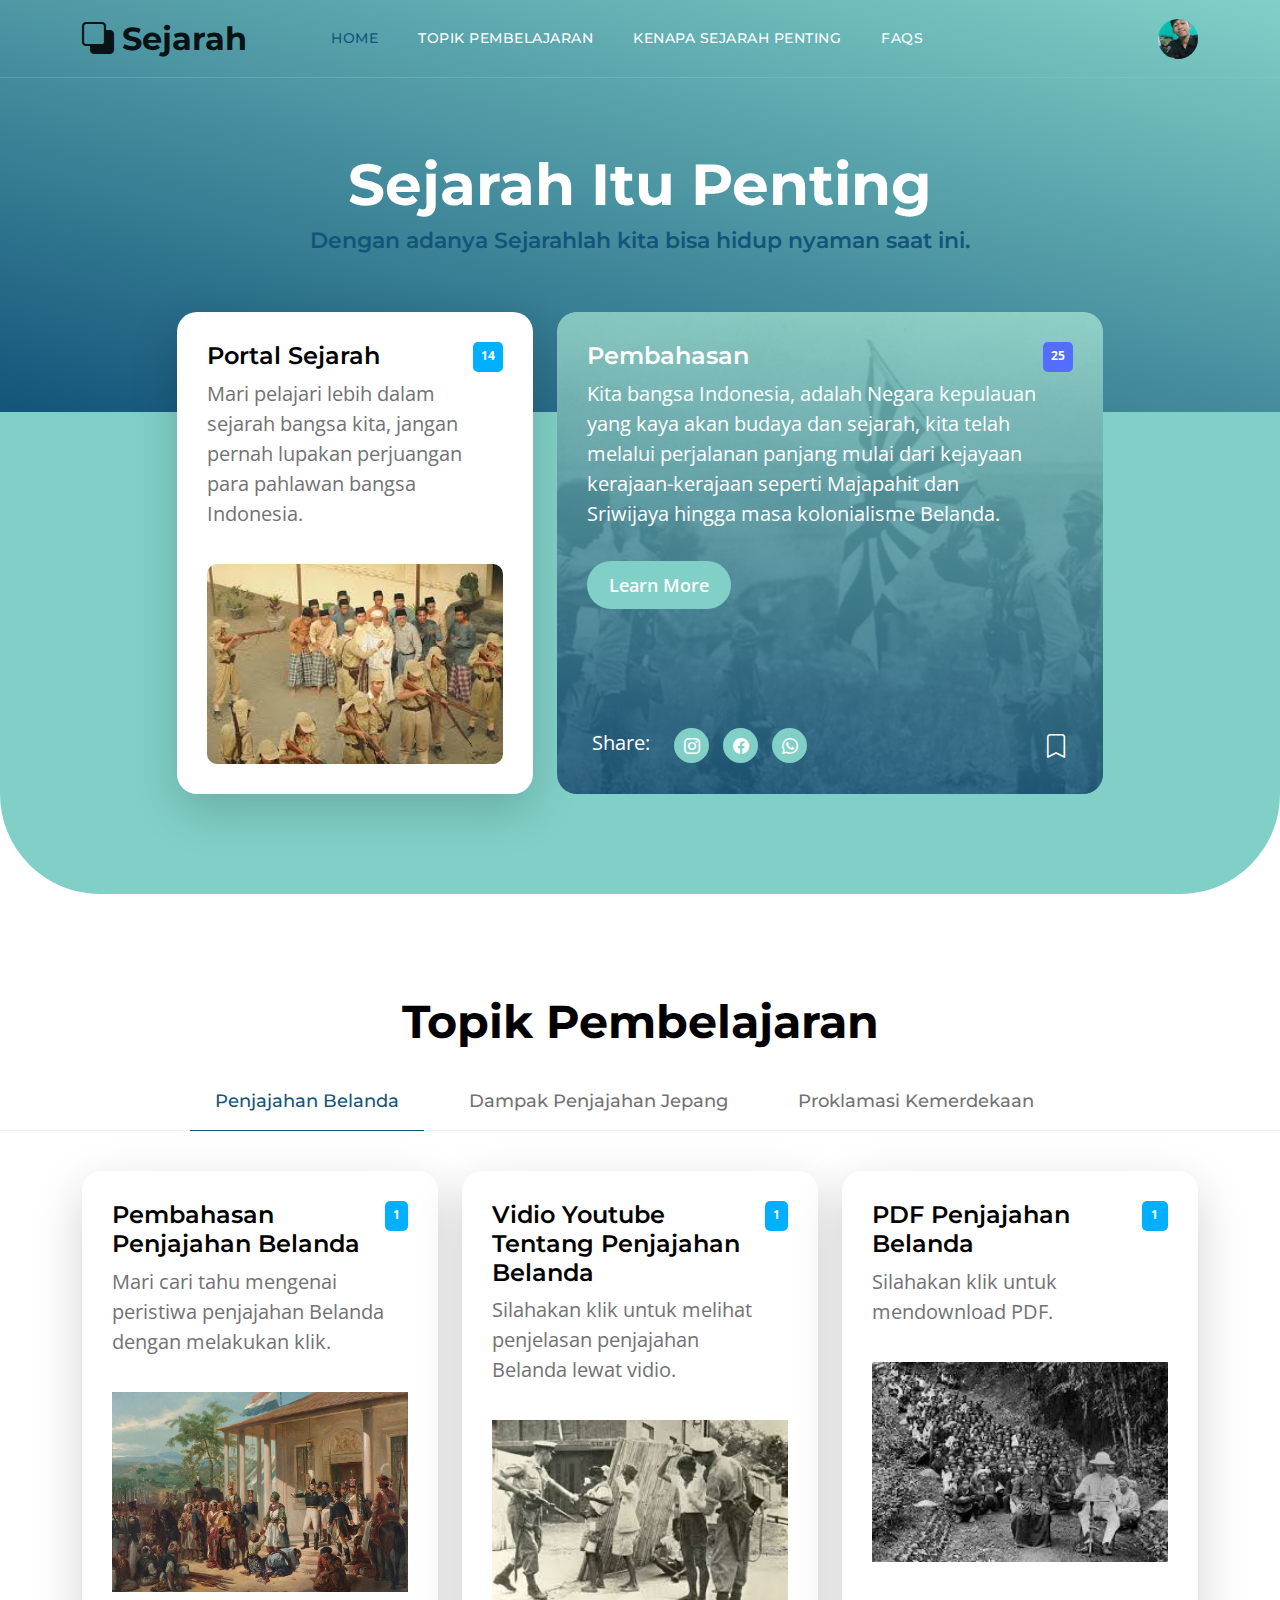
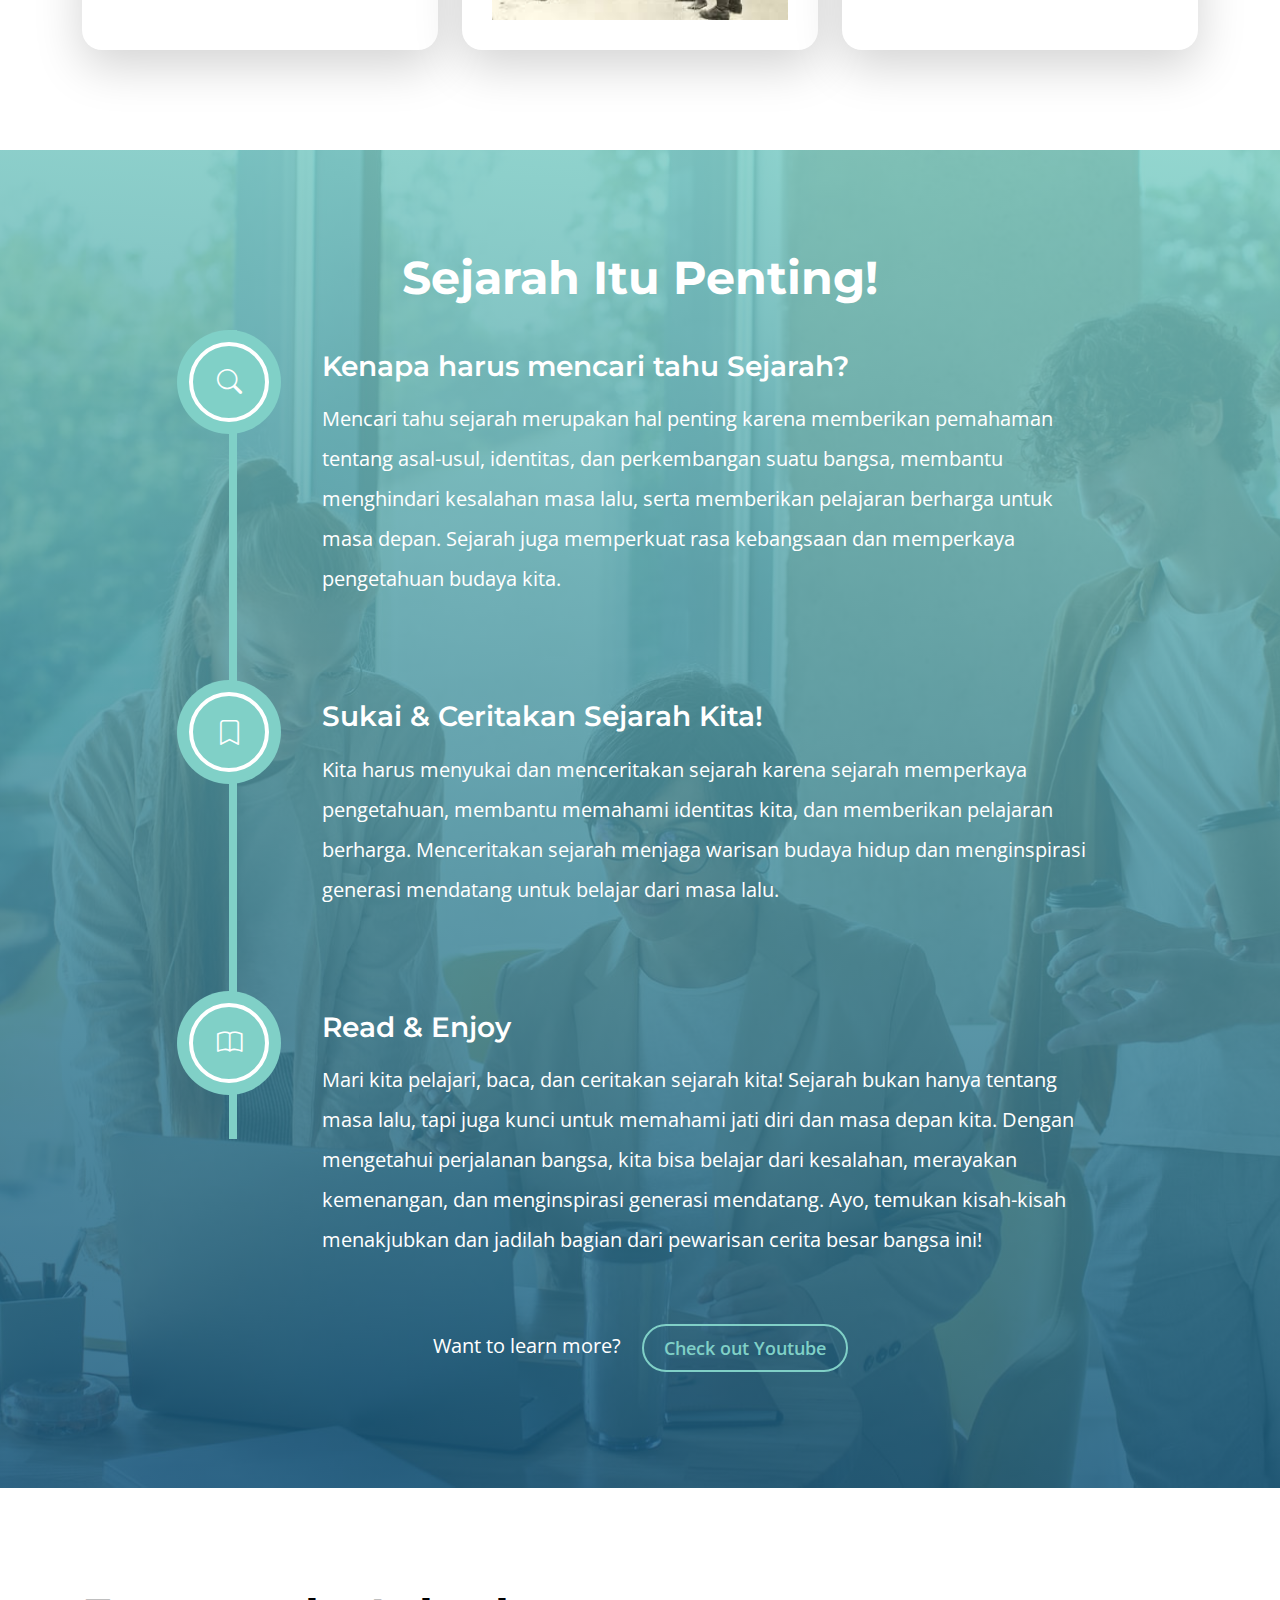
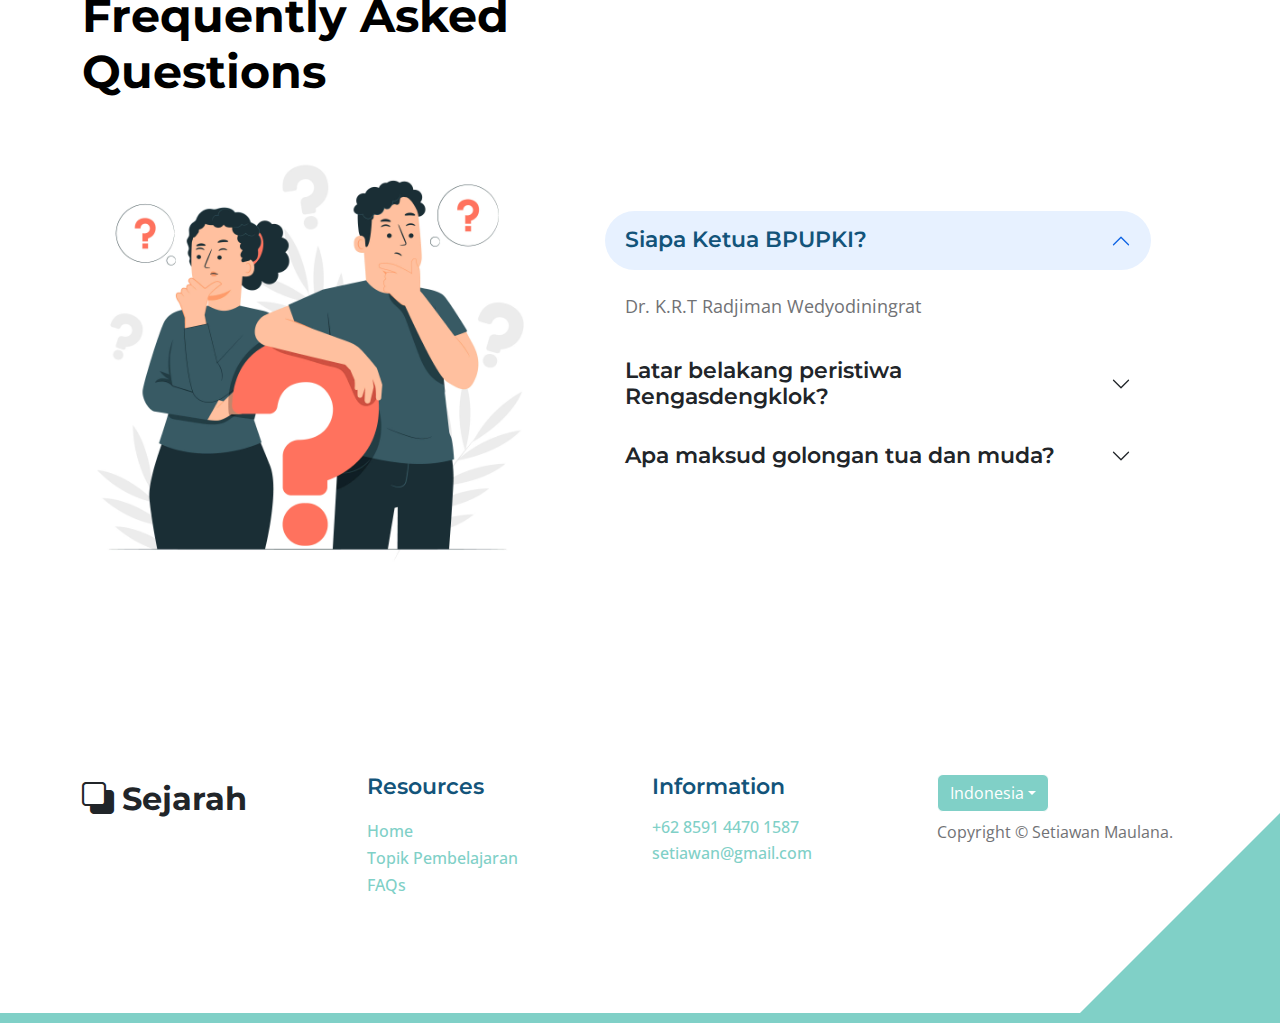
<file: index.html>
<!doctype html>
<html lang="en">

<head>
    <meta charset="utf-8">
    <meta name="viewport" content="width=device-width, initial-scale=1">
    <link rel="shorcut icon" href="images/setiawan.jpg">
    <meta name="description" content="">
    <meta name="author" content="">

    <title>Portal Sejarah</title>

    <!-- CSS FILES -->
    <link rel="preconnect" href="https://fonts.googleapis.com">

    <link rel="preconnect" href="https://fonts.gstatic.com" crossorigin>

    <link href="https://fonts.googleapis.com/css2?family=Montserrat:wght@500;600;700&family=Open+Sans&display=swap"
        rel="stylesheet">

    <link href="css/bootstrap.min.css" rel="stylesheet">

    <link href="css/bootstrap-icons.css" rel="stylesheet">

    <link href="css/templatemo-topic-listing.css" rel="stylesheet">
</head>

<body id="top">

    <main>

        <nav class="navbar navbar-expand-lg">
            <div class="container">
                <a class="navbar-brand" href="index.html">
                    <i class="bi-back"></i>
                    <span>Sejarah</span>
                </a>

                <div class="d-lg-none ms-auto me-4">
                    <a href="#top">
                        <img src="images/setiawan.jpg" width="35px" class="smoothscroll" style="border-radius: 20px;"
                            alt="setiawan">
                    </a>
                </div>

                <button class="navbar-toggler" type="button" data-bs-toggle="collapse" data-bs-target="#navbarNav"
                    aria-controls="navbarNav" aria-expanded="false" aria-label="Toggle navigation">
                    <span class="navbar-toggler-icon"></span>
                </button>

                <div class="collapse navbar-collapse" id="navbarNav">
                    <ul class="navbar-nav ms-lg-5 me-lg-auto">
                        <li class="nav-item">
                            <a class="nav-link click-scroll" href="#section_1">Home</a>
                        </li>

                        <li class="nav-item">
                            <a class="nav-link click-scroll" href="#section_2">Topik Pembelajaran</a>
                        </li>

                        <li class="nav-item">
                            <a class="nav-link click-scroll" href="#section_3">Kenapa Sejarah Penting</a>
                        </li>

                        <li class="nav-item">
                            <a class="nav-link click-scroll" href="#section_4">FAQs</a>
                        </li>
                    </ul>

                    <div class="d-none d-lg-block">
                        <a href="#top">
                            <img src="images/setiawan.jpg" width="40px" class="smoothscroll"
                                style="border-radius: 20px;" alt="setiawan">
                        </a>
                    </div>
                </div>
            </div>
        </nav>


        <section class="hero-section d-flex justify-content-center align-items-center" id="section_1">
            <div class="container">
                <div class="row">

                    <div class="col-lg-8 col-12 mx-auto">
                        <h1 class="text-white text-center">Sejarah Itu Penting</h1>

                        <h6 class="text-center">Dengan adanya Sejarahlah kita bisa hidup nyaman saat ini.</h6>
                    </div>

                </div>
            </div>
        </section>


        <section class="featured-section">
            <div class="container">
                <div class="row justify-content-center">

                    <div class="col-lg-4 col-12 mb-4 mb-lg-0">
                        <div class="custom-block bg-white shadow-lg">
                            <a href="topics-detail.html">
                                <div class="d-flex">
                                    <div>
                                        <h5 class="mb-2">Portal Sejarah</h5>

                                        <p class="mb-0">Mari pelajari lebih dalam sejarah bangsa kita, jangan pernah
                                            lupakan perjuangan para pahlawan bangsa Indonesia.</p>
                                    </div>

                                    <span class="badge bg-design rounded-pill ms-auto">14</span>
                                </div>

                                <img src="images/sejarah1.jpg" class="custom-block-image img-fluid"
                                    style="border-radius: 10px;" alt="">
                            </a>
                        </div>
                    </div>

                    <div class="col-lg-6 col-12 sejarah-ku">
                        <div class="custom-block custom-block-overlay">
                            <div class="d-flex flex-column h-100">
                                <img src="images/sejarah2.webp" class="custom-block-image img-fluid" alt="">

                                <div class="custom-block-overlay-text d-flex">
                                    <div>
                                        <h5 class="text-white mb-2">Pembahasan</h5>

                                        <p class="text-white">Kita bangsa Indonesia, adalah Negara kepulauan yang kaya
                                            akan budaya dan sejarah, kita telah melalui perjalanan panjang mulai dari
                                            kejayaan kerajaan-kerajaan seperti Majapahit dan Sriwijaya hingga masa
                                            kolonialisme Belanda.</p>

                                        <a href="topics-detail.html" class="btn custom-btn mt-2 mt-lg-3">Learn More</a>
                                    </div>

                                    <span class="badge bg-finance rounded-pill ms-auto">25</span>
                                </div>

                                <div class="social-share d-flex">
                                    <p class="text-white me-4">Share:</p>

                                    <ul class="social-icon">
                                        <li class="social-icon-item">
                                            <a href="#" class="social-icon-link bi-instagram"></a>
                                        </li>

                                        <li class="social-icon-item">
                                            <a href="#" class="social-icon-link bi-facebook"></a>
                                        </li>

                                        <li class="social-icon-item">
                                            <a href="#" class="social-icon-link bi-whatsapp"></a>
                                        </li>
                                    </ul>

                                    <a href="#" class="custom-icon bi-bookmark ms-auto"></a>
                                </div>

                                <div class="section-overlay"></div>
                            </div>
                        </div>
                    </div>

                </div>
            </div>
        </section>


        <section class="explore-section section-padding" id="section_2">
            <div class="container">
                <div class="row">

                    <div class="col-12 text-center">
                        <h2 class="mb-4">Topik Pembelajaran</h1>
                    </div>

                </div>
            </div>

            <div class="container-fluid">
                <div class="row">
                    <ul class="nav nav-tabs" id="myTab" role="tablist">
                        <li class="nav-item" role="presentation">
                            <button class="nav-link active" id="design-tab" data-bs-toggle="tab"
                                data-bs-target="#design-tab-pane" type="button" role="tab"
                                aria-controls="design-tab-pane" aria-selected="true">Penjajahan Belanda</button>
                        </li>

                        <li class="nav-item" role="presentation">
                            <button class="nav-link" id="music-tab" data-bs-toggle="tab"
                                data-bs-target="#music-tab-pane" type="button" role="tab" aria-controls="music-tab-pane"
                                aria-selected="false">Dampak Penjajahan Jepang</button>
                        </li>

                        <li class="nav-item" role="presentation">
                            <button class="nav-link" id="education-tab" data-bs-toggle="tab"
                                data-bs-target="#education-tab-pane" type="button" role="tab"
                                aria-controls="education-tab-pane" aria-selected="false">Proklamasi Kemerdekaan</button>
                        </li>
                    </ul>
                </div>
            </div>

            <div class="container">
                <div class="row">

                    <div class="col-12">
                        <div class="tab-content" id="myTabContent">
                            <div class="tab-pane fade show active" id="design-tab-pane" role="tabpanel"
                                aria-labelledby="design-tab" tabindex="0">
                                <div class="row">
                                    <div class="col-lg-4 col-md-6 col-12 mb-4 mb-lg-0">
                                        <div class="custom-block bg-white shadow-lg">
                                            <a href="topics-detail.html#belanda">
                                                <div class="d-flex">
                                                    <div>
                                                        <h5 class="mb-2">Pembahasan Penjajahan Belanda</h5>

                                                        <p class="mb-0">Mari cari tahu mengenai peristiwa penjajahan
                                                            Belanda dengan melakukan klik.</p>
                                                    </div>

                                                    <span class="badge bg-design rounded-pill ms-auto">1</span>
                                                </div>

                                                <img src="images/topics/penjajahanBelanda1.jpg"
                                                    class="custom-block-image img-fluid" alt="">
                                            </a>
                                        </div>
                                    </div>

                                    <div class="col-lg-4 col-md-6 col-12 mb-4 mb-lg-0">
                                        <div class="custom-block bg-white shadow-lg">
                                            <a href="https://youtu.be/ZgbXvEx56_I?si=fIoteZN51YP27ERr">
                                                <div class="d-flex">
                                                    <div>
                                                        <h5 class="mb-2">Vidio Youtube Tentang Penjajahan Belanda</h5>

                                                        <p class="mb-0">Silahakan klik untuk melihat penjelasan
                                                            penjajahan Belanda lewat vidio.</p>
                                                    </div>

                                                    <span class="badge bg-design rounded-pill ms-auto">1</span>
                                                </div>

                                                <img src="images/topics/penjajahanBelanda2.jpeg"
                                                    class="custom-block-image img-fluid" alt="">
                                            </a>
                                        </div>
                                    </div>

                                    <div class="col-lg-4 col-md-6 col-12">
                                        <div class="custom-block bg-white shadow-lg">
                                            <a href="Penjajahan Belanda di Indonesia (VOC).pdf">
                                                <div class="d-flex">
                                                    <div>
                                                        <h5 class="mb-2">PDF Penjajahan Belanda</h5>

                                                        <p class="mb-0">Silahakan klik untuk mendownload PDF.</p>
                                                    </div>

                                                    <span class="badge bg-design rounded-pill ms-auto">1</span>
                                                </div>

                                                <img src="images/topics/penjajahanBelanda3.jpeg"
                                                    class="custom-block-image img-fluid" alt="">
                                            </a>
                                        </div>
                                    </div>

                                </div>
                            </div>

                            <div class="tab-pane fade" id="music-tab-pane" role="tabpanel" aria-labelledby="music-tab"
                                tabindex="0">
                                <div class="row">
                                    <div class="col-lg-4 col-md-6 col-12 mb-4 mb-lg-3">
                                        <div class="custom-block bg-white shadow-lg">
                                            <a href="topics-detail.html#jepang">
                                                <div class="d-flex">
                                                    <div>
                                                        <h5 class="mb-2">Pembahasan Dampak Penjajahan Jepang</h5>

                                                        <p class="mb-0">Mari cari tahu mengenai dampak penjajahan Jepang
                                                            dengan melakukan klik.</p>
                                                    </div>

                                                    <span class="badge bg-music rounded-pill ms-auto">1</span>
                                                </div>

                                                <img src="images/topics/jepang1.jpeg"
                                                    class="custom-block-image img-fluid" alt="">
                                            </a>
                                        </div>
                                    </div>

                                    <div class="col-lg-4 col-md-6 col-12 mb-4 mb-lg-3">
                                        <div class="custom-block bg-white shadow-lg">
                                            <a href="https://youtu.be/Xfeb4KPNXj8?si=uwf44mxc7N3_EUyO">
                                                <div class="d-flex">
                                                    <div>
                                                        <h5 class="mb-2">Vidio Youtube Dampak Penjajahan Jepang</h5>

                                                        <p class="mb-0">Silahakan klik untuk melihat dampak penjajahan
                                                            Jepang lewat vidio.</p>
                                                    </div>

                                                    <span class="badge bg-music rounded-pill ms-auto">1</span>
                                                </div>

                                                <img src="images/topics/jepang2.jpg"
                                                    class="custom-block-image img-fluid" alt="">
                                            </a>
                                        </div>
                                    </div>

                                    <div class="col-lg-4 col-md-6 col-12">
                                        <div class="custom-block bg-white shadow-lg">
                                            <a href="DAMPAK PENJAJAHAN JEPANG.pdf">
                                                <div class="d-flex">
                                                    <div>
                                                        <h5 class="mb-2">PDF Dampak Penjajahan Jepang</h5>

                                                        <p class="mb-0">Silahakan klik untuk mendownload PDF.</p>
                                                    </div>

                                                    <span class="badge bg-music rounded-pill ms-auto">1</span>
                                                </div>

                                                <img src="images/topics/jepang3.jpeg"
                                                    class="custom-block-image img-fluid" alt="">
                                            </a>
                                        </div>
                                    </div>
                                </div>
                            </div>

                            <div class="tab-pane fade" id="education-tab-pane" role="tabpanel"
                                aria-labelledby="education-tab" tabindex="0">
                                <div class="row">
                                    <div class="col-lg-6 col-md-6 col-12 mb-4 mb-lg-3">
                                        <div class="custom-block bg-white shadow-lg">
                                            <a href="topics-detail.html#proklamasi">
                                                <div class="d-flex">
                                                    <div>
                                                        <h5 class="mb-2">Pembahasan Pristiwa Sekitar Proklamasi</h5>

                                                        <p class="mb-0">Silahkan klik untuk melihat pembahasan mengenai
                                                            peristiwa peristiwa sekitar Proklamasi</p>
                                                    </div>

                                                    <span class="badge bg-education rounded-pill ms-auto">1</span>
                                                </div>

                                                <img src="images/topics/proklamasi1.jpg"
                                                    class="custom-block-image img-fluid" alt="">
                                            </a>
                                        </div>
                                    </div>

                                    <div class="col-lg-6 col-md-6 col-12">
                                        <div class="custom-block bg-white shadow-lg">
                                            <a href="https://youtu.be/OVL5ruoBXRo?si=OY-b4cnfNr3VFx9u">
                                                <div class="d-flex">
                                                    <div>
                                                        <h5 class="mb-2">Vidio Youtube Tentang Peristiwa sekitar
                                                            Proklamasi</h5>

                                                        <p class="mb-0">Silahakan klik untuk melihat rangkaian peristiwa
                                                            sekitar proklamasi lewat vidio.</p>
                                                    </div>

                                                    <span class="badge bg-education rounded-pill ms-auto">1</span>
                                                </div>

                                                <img src="images/topics/proklamasi2.jpg"
                                                    class="custom-block-image img-fluid" alt="">
                                            </a>
                                        </div>
                                    </div>
                                </div>
                            </div>
                        </div>

                    </div>
                </div>
        </section>


        <section class="timeline-section section-padding" id="section_3">
            <div class="section-overlay"></div>

            <div class="container">
                <div class="row">

                    <div class="col-12 text-center">
                        <h2 class="text-white mb-4">Sejarah Itu Penting!</h1>
                    </div>

                    <div class="col-lg-10 col-12 mx-auto">
                        <div class="timeline-container">
                            <ul class="vertical-scrollable-timeline" id="vertical-scrollable-timeline">
                                <div class="list-progress">
                                    <div class="inner"></div>
                                </div>

                                <li>
                                    <h4 class="text-white mb-3">Kenapa harus mencari tahu Sejarah?</h4>

                                    <p class="text-white">Mencari tahu sejarah merupakan hal penting karena memberikan
                                        pemahaman tentang asal-usul, identitas, dan perkembangan suatu bangsa, membantu
                                        menghindari kesalahan masa lalu, serta memberikan pelajaran berharga untuk masa
                                        depan. Sejarah juga memperkuat rasa kebangsaan dan memperkaya pengetahuan budaya
                                        kita.</p>

                                    <div class="icon-holder">
                                        <i class="bi-search"></i>
                                    </div>
                                </li>

                                <li>
                                    <h4 class="text-white mb-3">Sukai &amp; Ceritakan Sejarah Kita!</h4>

                                    <p class="text-white">Kita harus menyukai dan menceritakan sejarah karena sejarah
                                        memperkaya pengetahuan, membantu memahami identitas kita, dan memberikan
                                        pelajaran berharga. Menceritakan sejarah menjaga warisan budaya hidup dan
                                        menginspirasi generasi mendatang untuk belajar dari masa lalu.</p>

                                    <div class="icon-holder">
                                        <i class="bi-bookmark"></i>
                                    </div>
                                </li>

                                <li>
                                    <h4 class="text-white mb-3">Read &amp; Enjoy</h4>

                                    <p class="text-white">Mari kita pelajari, baca, dan ceritakan sejarah kita! Sejarah
                                        bukan hanya tentang masa lalu, tapi juga kunci untuk memahami jati diri dan masa
                                        depan kita. Dengan mengetahui perjalanan bangsa, kita bisa belajar dari
                                        kesalahan, merayakan kemenangan, dan menginspirasi generasi mendatang. Ayo,
                                        temukan kisah-kisah menakjubkan dan jadilah bagian dari pewarisan cerita besar
                                        bangsa ini!</p>

                                    <div class="icon-holder">
                                        <i class="bi-book"></i>
                                    </div>
                                </li>
                            </ul>
                        </div>
                    </div>

                    <div class="col-12 text-center mt-5">
                        <p class="text-white">
                            Want to learn more?
                            <a href="https://youtu.be/bdPE9L4-12g?si=TD9zh_G4OpEguI9T"
                                class="btn custom-btn custom-border-btn ms-3">Check out Youtube</a>
                        </p>
                    </div>
                </div>
            </div>
        </section>


        <section class="faq-section section-padding" id="section_4">
            <div class="container">
                <div class="row">

                    <div class="col-lg-6 col-12">
                        <h2 class="mb-4">Frequently Asked Questions</h2>
                    </div>

                    <div class="clearfix"></div>

                    <div class="col-lg-5 col-12">
                        <img src="images/faq_graphic.jpg" class="img-fluid" alt="FAQs">
                    </div>

                    <div class="col-lg-6 col-12 m-auto">
                        <div class="accordion" id="accordionExample">
                            <div class="accordion-item">
                                <h2 class="accordion-header" id="headingOne">
                                    <button class="accordion-button" type="button" data-bs-toggle="collapse"
                                        data-bs-target="#collapseOne" aria-expanded="true" aria-controls="collapseOne">
                                        Siapa Ketua BPUPKI?
                                    </button>
                                </h2>

                                <div id="collapseOne" class="accordion-collapse collapse show"
                                    aria-labelledby="headingOne" data-bs-parent="#accordionExample">
                                    <div class="accordion-body">
                                        Dr. K.R.T Radjiman Wedyodiningrat
                                    </div>
                                </div>
                            </div>

                            <div class="accordion-item">
                                <h2 class="accordion-header" id="headingTwo">
                                    <button class="accordion-button collapsed" type="button" data-bs-toggle="collapse"
                                        data-bs-target="#collapseTwo" aria-expanded="false" aria-controls="collapseTwo">
                                        Latar belakang peristiwa Rengasdengklok?
                                    </button>
                                </h2>

                                <div id="collapseTwo" class="accordion-collapse collapse" aria-labelledby="headingTwo"
                                    data-bs-parent="#accordionExample">
                                    <div class="accordion-body">
                                        Peristiwa Rengasdengklok terjadi pada tanggal 16 Agustus 1945 di Rengasdengklok,
                                        Peristiwa ini merupakan sebuah gerakan para pemuda pejuang kemerdekaan Indonesia
                                        untuk menuntut kemerdekaan, Puncaknya adalah penculikan Golongan tua dikarnakan
                                        adanya perbedaan pendapat.
                                    </div>
                                </div>
                            </div>

                            <div class="accordion-item">
                                <h2 class="accordion-header" id="headingThree">
                                    <button class="accordion-button collapsed" type="button" data-bs-toggle="collapse"
                                        data-bs-target="#collapseThree" aria-expanded="false"
                                        aria-controls="collapseThree">
                                        Apa maksud golongan tua dan muda?
                                    </button>
                                </h2>

                                <div id="collapseThree" class="accordion-collapse collapse"
                                    aria-labelledby="headingThree" data-bs-parent="#accordionExample">
                                    <div class="accordion-body">
                                        Golongan tua merupakan para anggota PPKI seperti Soekarno dan Hatta. Sementara
                                        golongan muda diwakili para anggota PETA dan para mahasiswa, salah satunya
                                        Soekarni dan masih banyak lagi.
                                    </div>
                                </div>
                            </div>
                        </div>
                    </div>

                </div>
            </div>
        </section>
    </main>

    <footer class="site-footer section-padding">
        <div class="container">
            <div class="row">

                <div class="col-lg-3 col-12 mb-4 pb-2">
                    <a class="navbar-brand mb-2" href="index.html">
                        <i class="bi-back"></i>
                        <span>Sejarah</span>
                    </a>
                </div>

                <div class="col-lg-3 col-md-4 col-6">
                    <h6 class="site-footer-title mb-3">Resources</h6>

                    <ul class="site-footer-links">
                        <li class="site-footer-link-item">
                            <a href="#section_1" class="site-footer-link">Home</a>
                        </li>

                        <li class="site-footer-link-item">
                            <a href="#section_2" class="site-footer-link">Topik Pembelajaran</a>
                        </li>

                        <li class="site-footer-link-item">
                            <a href="#section_4" class="site-footer-link">FAQs</a>
                        </li>
                    </ul>
                </div>

                <div class="col-lg-3 col-md-4 col-6 mb-4 mb-lg-0">
                    <h6 class="site-footer-title mb-3">Information</h6>

                    <p class="text-white d-flex mb-1">
                        <a href="tel: 305-240-9671" class="site-footer-link">
                            +62 8591 4470 1587
                        </a>
                    </p>

                    <p class="text-white d-flex">
                        <a href="mailto:setiawanmaulana328@gmail.com" class="site-footer-link">
                            setiawan@gmail.com
                        </a>
                    </p>
                </div>

                <div class="col-lg-3 col-md-4 col-12 mt-4 mt-lg-0 ms-auto">
                    <div class="dropdown">
                        <button class="btn btn-secondary dropdown-toggle" type="button" data-bs-toggle="dropdown"
                            aria-expanded="false">
                            Indonesia</button>

                        <ul class="dropdown-menu">
                            <li><button class="dropdown-item" type="button">Inggris</button></li>

                            <li><button class="dropdown-item" type="button">Arabic</button></li>
                        </ul>
                    </div>
                    <p class="copyright-text mt-lg-2">Copyright © Setiawan Maulana.</p>
                </div>

            </div>
        </div>
    </footer>


    <!-- JAVASCRIPT FILES -->
    <script src="js/jquery.min.js"></script>
    <script src="js/bootstrap.bundle.min.js"></script>
    <script src="js/jquery.sticky.js"></script>
    <script src="js/click-scroll.js"></script>
    <script src="js/custom.js"></script>

</body>

</html>
</file>
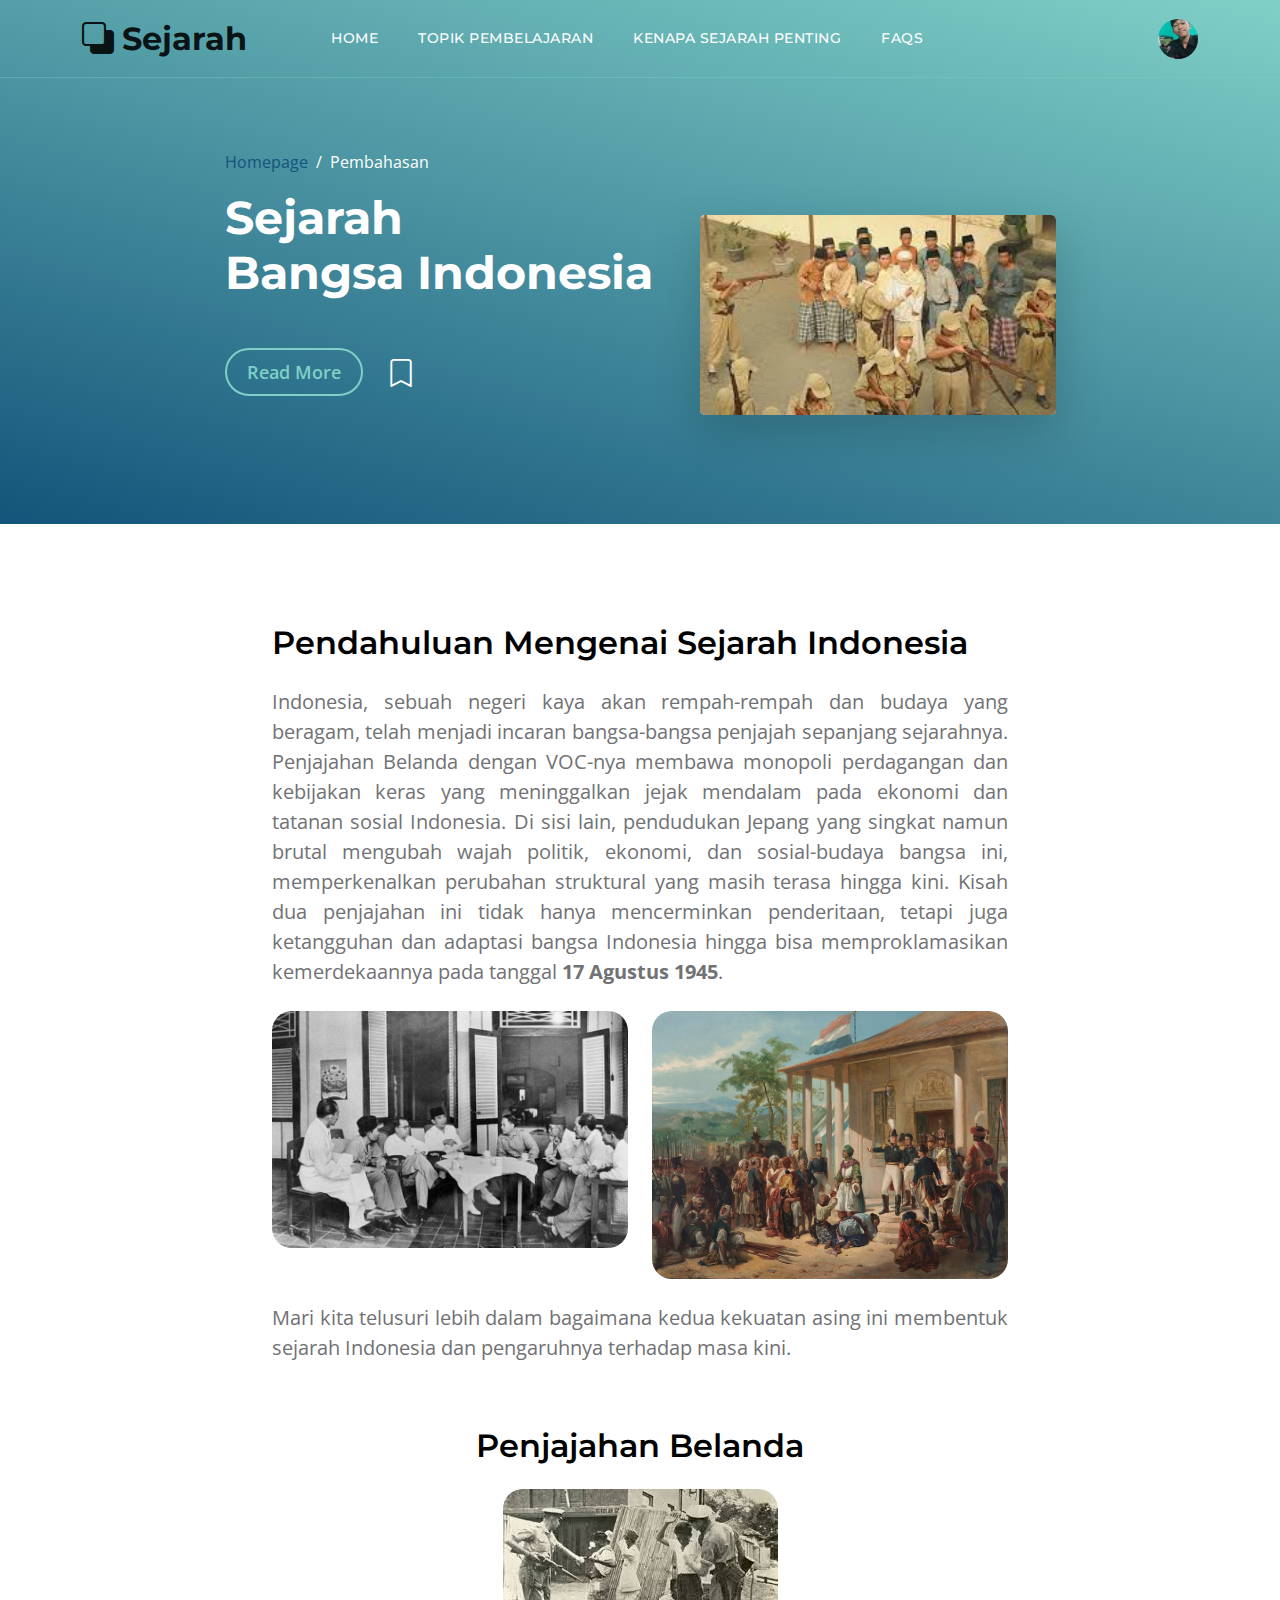
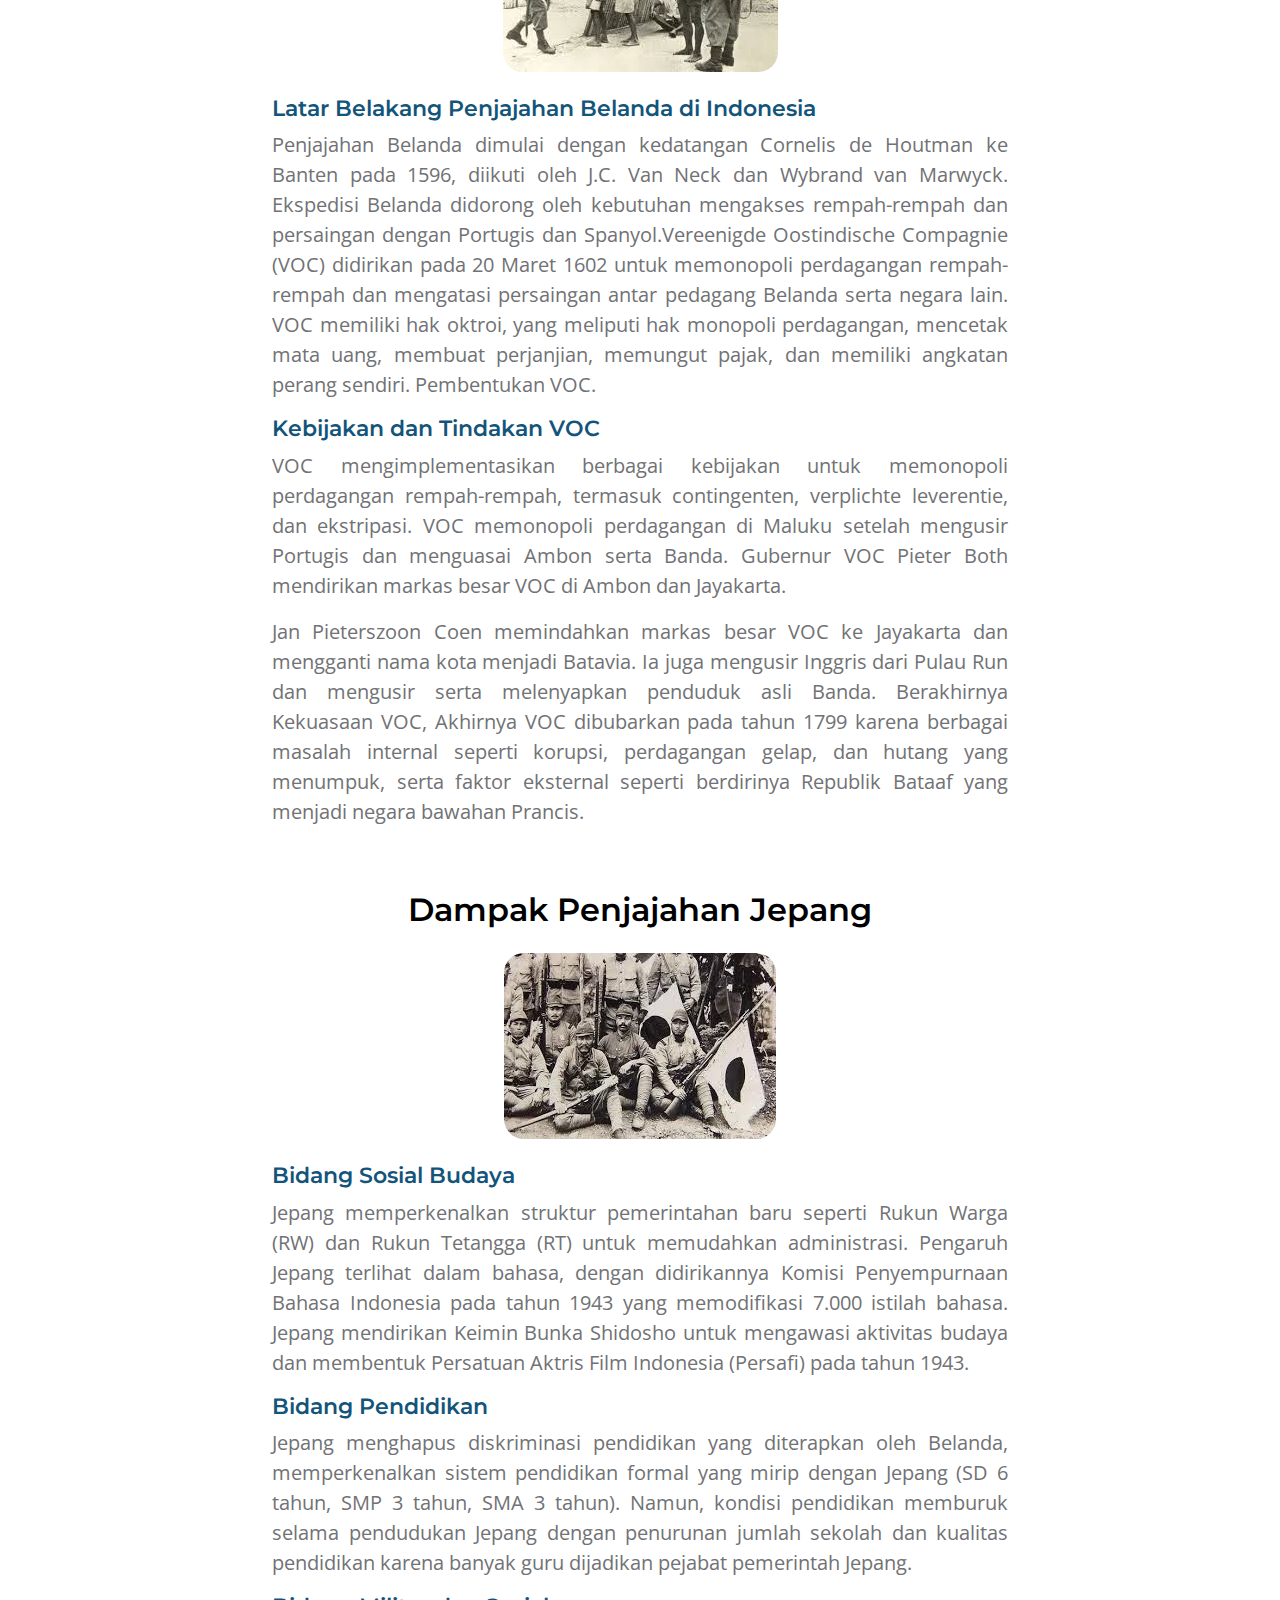
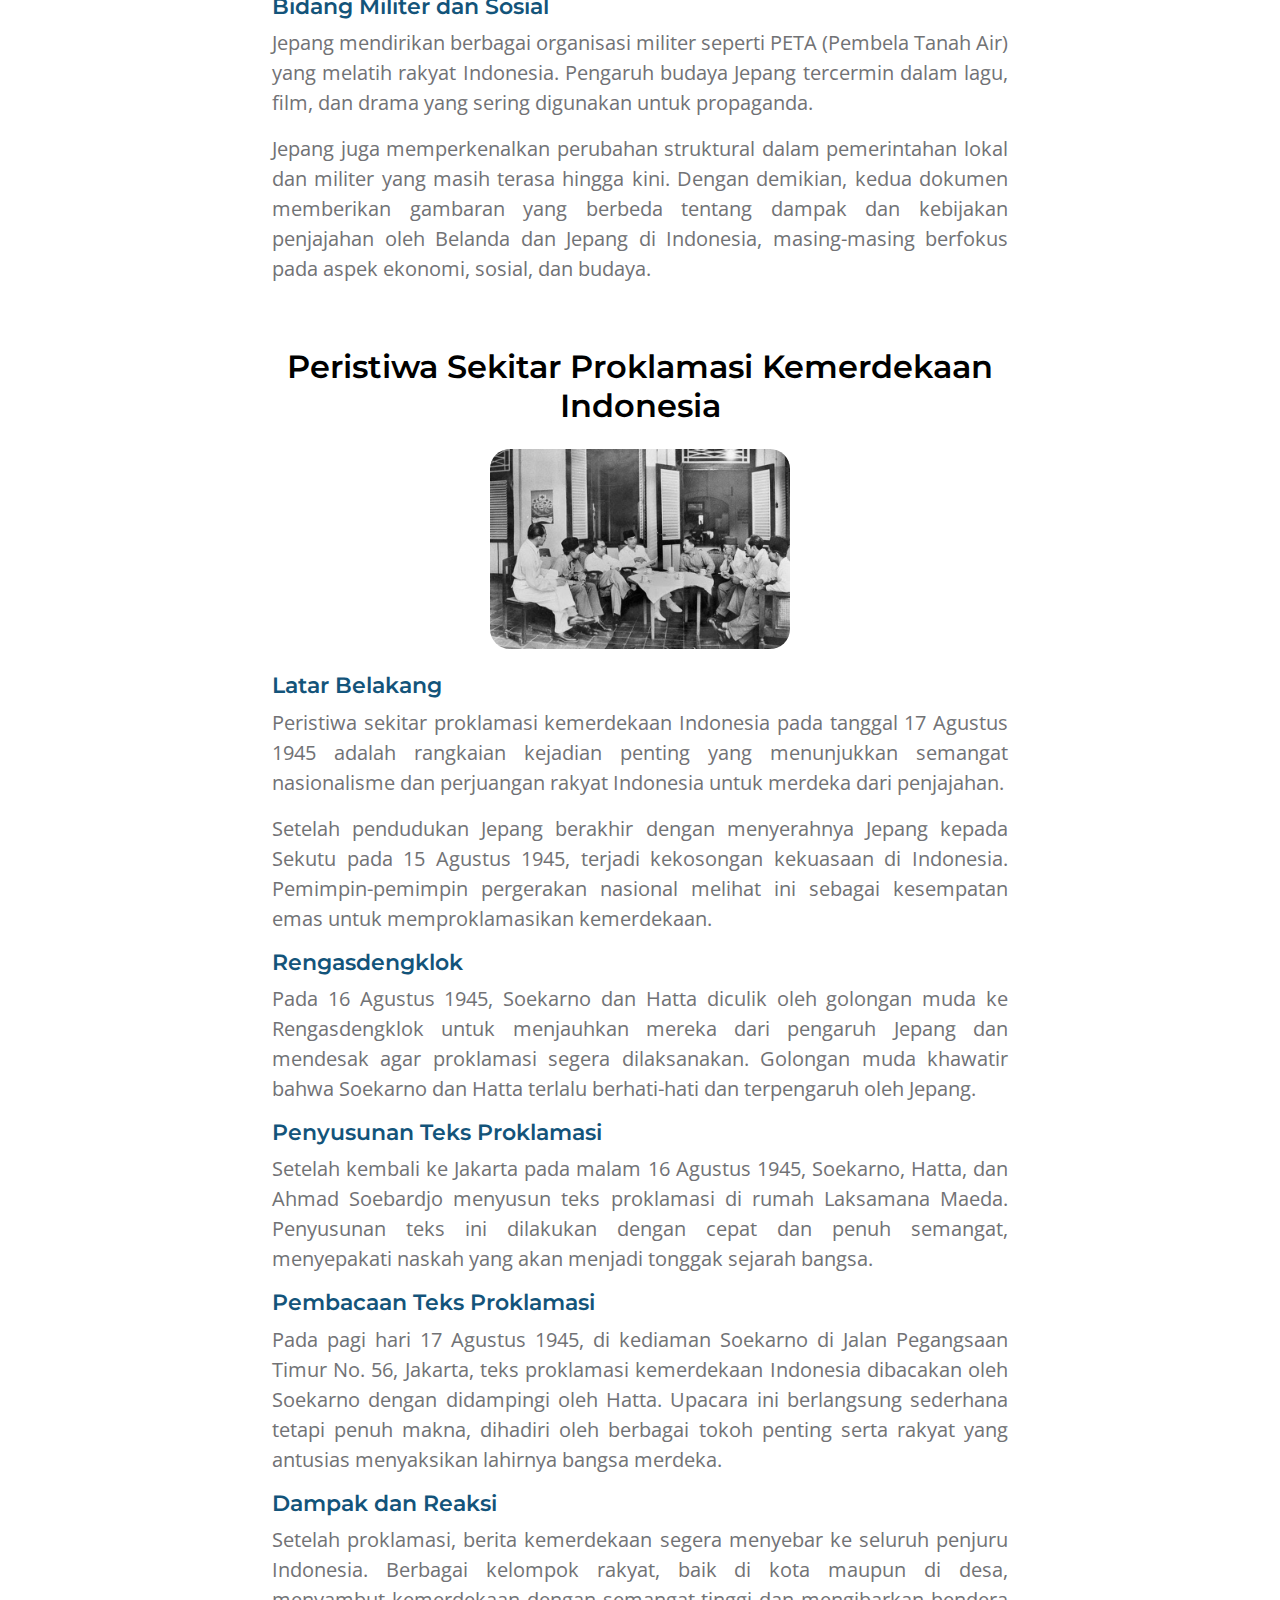
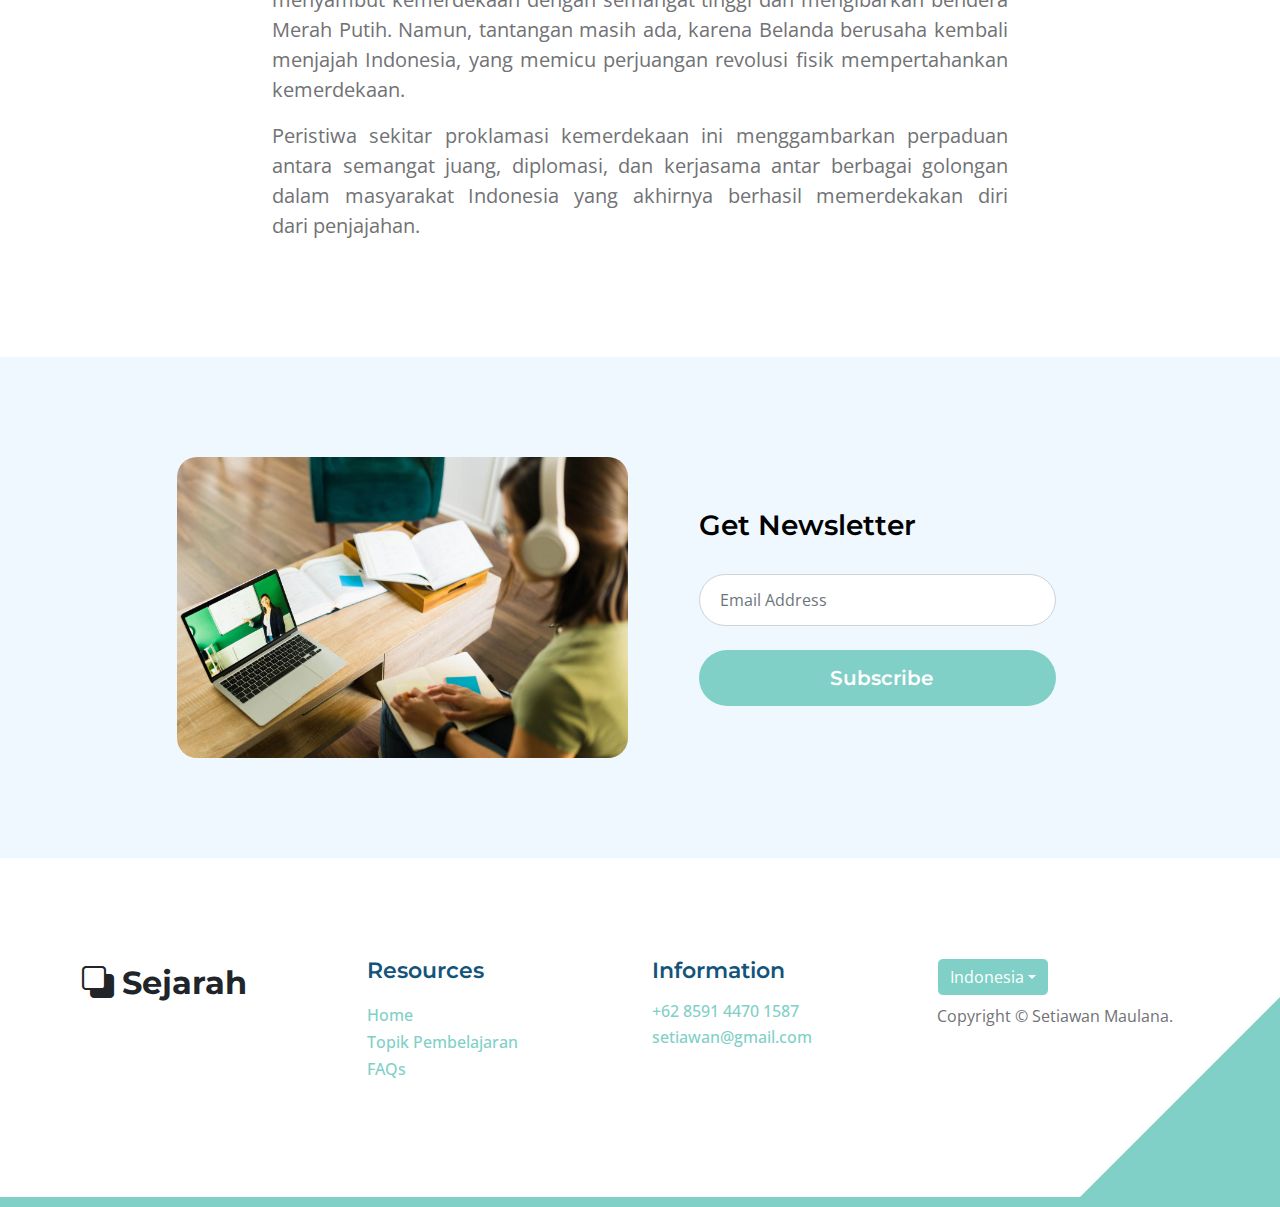
<file: topics-detail.html>
<!doctype html>
<html lang="en">

<head>
    <meta charset="utf-8">
    <meta name="viewport" content="width=device-width, initial-scale=1">
    <link rel="shorcut icon" href="images/setiawan.jpg">
    <meta name="description" content="">
    <meta name="author" content="">

    <title>Pembahasan</title>

    <!-- CSS FILES -->
    <link rel="preconnect" href="https://fonts.googleapis.com">

    <link rel="preconnect" href="https://fonts.gstatic.com" crossorigin>

    <link href="https://fonts.googleapis.com/css2?family=Montserrat:wght@500;600;700&family=Open+Sans&display=swap"
        rel="stylesheet">

    <link href="css/bootstrap.min.css" rel="stylesheet">

    <link href="css/bootstrap-icons.css" rel="stylesheet">

    <link href="css/templatemo-topic-listing.css" rel="stylesheet">
    <!--

TemplateMo 590 topic listing

https://templatemo.com/tm-590-topic-listing

-->
</head>

<body id="top">

    <main>

        <nav class="navbar navbar-expand-lg">
            <div class="container">
                <a class="navbar-brand" href="index.html">
                    <i class="bi-back"></i>
                    <span>Sejarah</span>
                </a>

                <div class="d-lg-none ms-auto me-4">
                    <img src="images/setiawan.jpg" class="smoothscroll" width="35px" style="border-radius: 20px;"
                        alt="setiawan">
                </div>

                <button class="navbar-toggler" type="button" data-bs-toggle="collapse" data-bs-target="#navbarNav"
                    aria-controls="navbarNav" aria-expanded="false" aria-label="Toggle navigation">
                    <span class="navbar-toggler-icon"></span>
                </button>

                <div class="collapse navbar-collapse" id="navbarNav">
                    <ul class="navbar-nav ms-lg-5 me-lg-auto">
                        <li class="nav-item">
                            <a class="nav-link click-scroll" href="index.html#section_1">Home</a>
                        </li>

                        <li class="nav-item">
                            <a class="nav-link click-scroll" href="index.html#section_2">Topik Pembelajaran</a>
                        </li>

                        <li class="nav-item">
                            <a class="nav-link click-scroll" href="index.html#section_3">Kenapa Sejarah Penting</a>
                        </li>

                        <li class="nav-item">
                            <a class="nav-link click-scroll" href="index.html#section_4">FAQs</a>
                        </li>

                    </ul>

                    <div class="d-none d-lg-block">
                        <a href="#top">
                            <img src="images/setiawan.jpg" width="40px" class="smoothscroll"
                                style="border-radius: 20px;" alt="setiawan">
                        </a>
                    </div>
                </div>
            </div>
        </nav>


        <header class="site-header d-flex flex-column justify-content-center align-items-center">
            <div class="container">
                <div class="row justify-content-center align-items-center">

                    <div class="col-lg-5 col-12 mb-5">
                        <nav aria-label="breadcrumb">
                            <ol class="breadcrumb">
                                <li class="breadcrumb-item"><a href="index.html">Homepage</a></li>

                                <li class="breadcrumb-item active" aria-current="page">Pembahasan</li>
                            </ol>
                        </nav>

                        <h2 class="text-white">Sejarah<br>Bangsa Indonesia</h2>

                        <div class="d-flex align-items-center mt-5">
                            <a href="#topics-detail" class="btn custom-btn custom-border-btn smoothscroll me-4">Read
                                More</a>

                            <a href="#top" class="custom-icon bi-bookmark smoothscroll"></a>
                        </div>
                    </div>

                    <div class="col-lg-4 col-8">
                        <div class="custom-block-image  bg-white shadow-lg" style="border-radius: 5px;">
                            <img src="images/sejarah1.jpg" style="border-radius: 5px;"
                                class="custom-block-image img-fluid">
                        </div>
                    </div>

                </div>
            </div>
        </header>


        <section class="topics-detail-section section-padding" id="topics-detail">
            <div class="container">
                <div class="row">

                    <div class="col-lg-8 col-12 m-auto">
                        <h3 class="mb-4">Pendahuluan Mengenai Sejarah Indonesia</h3>

                        <p style="text-align: justify;">Indonesia, sebuah negeri kaya akan rempah-rempah dan budaya yang
                            beragam, telah menjadi incaran bangsa-bangsa penjajah sepanjang sejarahnya. Penjajahan
                            Belanda dengan VOC-nya membawa monopoli perdagangan dan kebijakan keras yang meninggalkan
                            jejak mendalam pada ekonomi dan tatanan sosial Indonesia. Di sisi lain, pendudukan Jepang
                            yang singkat namun brutal mengubah wajah politik, ekonomi, dan sosial-budaya bangsa ini,
                            memperkenalkan perubahan struktural yang masih terasa hingga kini. Kisah dua penjajahan ini
                            tidak hanya mencerminkan penderitaan, tetapi juga ketangguhan dan adaptasi bangsa Indonesia
                            hingga bisa memproklamasikan kemerdekaannya pada tanggal <strong>17 Agustus 1945</strong>.
                        </p>

                        <div class="row my-4">
                            <div class="col-lg-6 col-md-6 col-12">
                                <img src="images/topics/proklamasi2.jpg" class="topics-detail-block-image img-fluid">
                            </div>

                            <div class="col-lg-6 col-md-6 col-12 mt-4 mt-lg-0 mt-md-0">
                                <img src="images/topics/penjajahanBelanda1.jpg"
                                    class="topics-detail-block-image img-fluid">
                            </div>
                        </div>

                        <p style="text-align: justify;"> Mari kita telusuri lebih dalam bagaimana kedua kekuatan asing
                            ini membentuk sejarah Indonesia dan pengaruhnya terhadap masa kini.</p>
                    </div>

                    <div class="col-lg-8 col-12 m-auto" id="belanda">
                        <h3 class="mb-4 mt-5" style="text-align: center;">Penjajahan Belanda</h3>

                        <div class="mb-4" style="display: flex; justify-content: center;">
                            <img src="images/topics/penjajahanBelanda2.jpeg"
                                class="topics-detail-block-image img-fluid">
                        </div>

                        <h6 class="mb-2 mt-2">Latar Belakang Penjajahan Belanda di Indonesia</h6>
                        <p style="text-align: justify;">
                            Penjajahan Belanda dimulai dengan kedatangan Cornelis de Houtman ke Banten pada 1596,
                            diikuti oleh J.C. Van Neck dan Wybrand van Marwyck.
                            Ekspedisi Belanda didorong oleh kebutuhan mengakses rempah-rempah dan persaingan dengan
                            Portugis dan Spanyol.Vereenigde Oostindische Compagnie (VOC) didirikan pada 20 Maret 1602
                            untuk memonopoli perdagangan rempah-rempah dan mengatasi persaingan antar pedagang Belanda
                            serta negara lain.
                            VOC memiliki hak oktroi, yang meliputi hak monopoli perdagangan, mencetak mata uang, membuat
                            perjanjian, memungut pajak, dan memiliki angkatan perang sendiri.
                            Pembentukan VOC.
                        </p>

                        <h6 class="mb-2 mt-2"> Kebijakan dan Tindakan VOC</h6>
                        <p style="text-align: justify;">
                            VOC mengimplementasikan berbagai kebijakan untuk memonopoli perdagangan rempah-rempah,
                            termasuk contingenten, verplichte leverentie, dan ekstripasi.
                            VOC memonopoli perdagangan di Maluku setelah mengusir Portugis dan menguasai Ambon serta
                            Banda.
                            Gubernur VOC Pieter Both mendirikan markas besar VOC di Ambon dan Jayakarta.</p>

                        <p style="text-align: justify;">
                            Jan Pieterszoon Coen memindahkan markas besar VOC ke Jayakarta dan mengganti nama kota
                            menjadi Batavia. Ia juga mengusir Inggris dari Pulau Run dan mengusir serta melenyapkan
                            penduduk asli Banda.
                            Berakhirnya Kekuasaan VOC, Akhirnya VOC dibubarkan pada tahun 1799 karena berbagai masalah
                            internal seperti korupsi, perdagangan gelap, dan hutang yang menumpuk, serta faktor
                            eksternal seperti berdirinya Republik Bataaf yang menjadi negara bawahan Prancis.</p>
                    </div>

                    <div class="col-lg-8 col-12 m-auto" id="jepang">
                        <h3 class="mb-4 mt-5" style="text-align: center;">Dampak Penjajahan Jepang</h3>

                        <div class="mb-4" style="display: flex; justify-content: center;">
                            <img src="images/topics/jepang1.jpeg" class="topics-detail-block-image img-fluid">
                        </div>

                        <h6 class="mb-2 mt-2">Bidang Sosial Budaya</h6>
                        <p style="text-align: justify;">Jepang memperkenalkan struktur pemerintahan baru seperti Rukun
                            Warga (RW) dan Rukun Tetangga (RT) untuk memudahkan administrasi.
                            Pengaruh Jepang terlihat dalam bahasa, dengan didirikannya Komisi Penyempurnaan Bahasa
                            Indonesia pada tahun 1943 yang memodifikasi 7.000 istilah bahasa.
                            Jepang mendirikan Keimin Bunka Shidosho untuk mengawasi aktivitas budaya dan membentuk
                            Persatuan Aktris Film Indonesia (Persafi) pada tahun 1943.
                        </p>

                        <h6 class="mb-2 mt-2">Bidang Pendidikan</h6>
                        <p style="text-align: justify;">Jepang menghapus diskriminasi pendidikan yang diterapkan oleh
                            Belanda, memperkenalkan sistem pendidikan formal yang mirip dengan Jepang (SD 6 tahun, SMP 3
                            tahun, SMA 3 tahun).
                            Namun, kondisi pendidikan memburuk selama pendudukan Jepang dengan penurunan jumlah sekolah
                            dan kualitas pendidikan karena banyak guru dijadikan pejabat pemerintah Jepang.</p>

                        <h6 class="mb-2 mt-2">Bidang Militer dan Sosial</h6>
                        <p style="text-align: justify;">Jepang mendirikan berbagai organisasi militer seperti PETA
                            (Pembela Tanah Air) yang melatih rakyat Indonesia.
                            Pengaruh budaya Jepang tercermin dalam lagu, film, dan drama yang sering digunakan untuk
                            propaganda.
                        </p>

                        <p style="text-align: justify;">Jepang juga memperkenalkan perubahan struktural dalam
                            pemerintahan lokal dan militer yang masih terasa hingga kini.
                            Dengan demikian, kedua dokumen memberikan gambaran yang berbeda tentang dampak dan kebijakan
                            penjajahan oleh Belanda dan Jepang di Indonesia, masing-masing berfokus pada aspek ekonomi,
                            sosial, dan budaya.
                        </p>
                    </div>

                    <div class="col-lg-8 col-12 m-auto" id="proklamasi">
                        <h3 class="mb-4 mt-5" style="text-align: center;">Peristiwa Sekitar Proklamasi Kemerdekaan
                            Indonesia</h3>

                        <div class="mb-4" style="display: flex; justify-content: center;">
                            <img src="images/topics/proklamasi2.jpg" class="topics-detail-block-image img-fluid" width="300px">
                        </div>

                        <h6 class="mb-2 mt-2">Latar Belakang</h6>
                        <p style="text-align: justify;">Peristiwa sekitar proklamasi kemerdekaan Indonesia pada tanggal
                            17 Agustus 1945 adalah rangkaian kejadian penting yang menunjukkan semangat nasionalisme dan
                            perjuangan rakyat Indonesia untuk merdeka dari penjajahan.
                        </p>
                        <p style="text-align: justify;">Setelah pendudukan Jepang berakhir dengan menyerahnya Jepang
                            kepada Sekutu pada 15 Agustus 1945, terjadi kekosongan kekuasaan di Indonesia.
                            Pemimpin-pemimpin pergerakan nasional melihat ini sebagai kesempatan emas untuk
                            memproklamasikan kemerdekaan.</p>

                        <h6 class="mb-2 mt-2">Rengasdengklok</h6>
                        <p style="text-align: justify;">Pada 16 Agustus 1945, Soekarno dan Hatta diculik oleh golongan
                            muda ke Rengasdengklok untuk menjauhkan mereka dari pengaruh Jepang dan mendesak agar
                            proklamasi segera dilaksanakan. Golongan muda khawatir bahwa Soekarno dan Hatta terlalu
                            berhati-hati dan terpengaruh oleh Jepang.
                        </p>

                        <h6 class="mb-2 mt-2">Penyusunan Teks Proklamasi</h6>
                        <p style="text-align: justify;">Setelah kembali ke Jakarta pada malam 16 Agustus 1945, Soekarno,
                            Hatta, dan Ahmad Soebardjo menyusun teks proklamasi di rumah Laksamana Maeda. Penyusunan
                            teks ini dilakukan dengan cepat dan penuh semangat, menyepakati naskah yang akan menjadi
                            tonggak sejarah bangsa.
                        </p>

                        <h6 class="mb-2 mt-2">Pembacaan Teks Proklamasi</h6>
                        <p style="text-align: justify;">Pada pagi hari 17 Agustus 1945, di kediaman Soekarno di Jalan
                            Pegangsaan Timur No. 56, Jakarta, teks proklamasi kemerdekaan Indonesia dibacakan oleh
                            Soekarno dengan didampingi oleh Hatta. Upacara ini berlangsung sederhana tetapi penuh makna,
                            dihadiri oleh berbagai tokoh penting serta rakyat yang antusias menyaksikan lahirnya bangsa
                            merdeka.
                        </p>

                        <h6 class="mb-2 mt-2">Dampak dan Reaksi</h6>
                        <p style="text-align: justify;">Setelah proklamasi, berita kemerdekaan segera menyebar ke
                            seluruh penjuru Indonesia. Berbagai kelompok rakyat, baik di kota maupun di desa, menyambut
                            kemerdekaan dengan semangat tinggi dan mengibarkan bendera Merah Putih. Namun, tantangan
                            masih ada, karena Belanda berusaha kembali menjajah Indonesia, yang memicu perjuangan
                            revolusi fisik mempertahankan kemerdekaan.
                        </p>

                        <p style="text-align: justify;">Peristiwa sekitar proklamasi kemerdekaan ini menggambarkan
                            perpaduan antara semangat juang, diplomasi, dan kerjasama antar berbagai golongan dalam
                            masyarakat Indonesia yang akhirnya berhasil memerdekakan diri dari penjajahan.
                        </p>
                    </div>
                </div>
            </div>
        </section>


        <section class="section-padding section-bg">
            <div class="container">
                <div class="row justify-content-center">

                    <div class="col-lg-5 col-12">
                        <img src="images/rear-view-young-college-student.jpg" class="newsletter-image img-fluid" alt="">
                    </div>

                    <div class="col-lg-5 col-12 subscribe-form-wrap d-flex justify-content-center align-items-center">
                        <form class="custom-form subscribe-form" action="#" method="post" role="form">
                            <h4 class="mb-4 pb-2">Get Newsletter</h4>

                            <input type="email" name="subscribe-email" id="subscribe-email" pattern="[^ @]*@[^ @]*"
                                class="form-control" placeholder="Email Address" required="">

                            <div class="col-lg-12 col-12">
                                <button type="submit" class="form-control">Subscribe</button>
                            </div>
                        </form>
                    </div>

                </div>
            </div>
        </section>
    </main>

    <footer class="site-footer section-padding">
        <div class="container">
            <div class="row">

                <div class="col-lg-3 col-12 mb-4 pb-2">
                    <a class="navbar-brand mb-2" href="index.html">
                        <i class="bi-back"></i>
                        <span>Sejarah</span>
                    </a>
                </div>

                <div class="col-lg-3 col-md-4 col-6">
                    <h6 class="site-footer-title mb-3">Resources</h6>

                    <ul class="site-footer-links">
                        <li class="site-footer-link-item">
                            <a href="index.html#section_1" class="site-footer-link">Home</a>
                        </li>

                        <li class="site-footer-link-item">
                            <a href="index.html#section_2" class="site-footer-link">Topik Pembelajaran</a>
                        </li>

                        <li class="site-footer-link-item">
                            <a href="index.html#section_4" class="site-footer-link">FAQs</a>
                        </li>
                    </ul>
                </div>

                <div class="col-lg-3 col-md-4 col-6 mb-4 mb-lg-0">
                    <h6 class="site-footer-title mb-3">Information</h6>

                    <p class="text-white d-flex mb-1">
                        <a href="tel: 305-240-9671" class="site-footer-link">
                            +62 8591 4470 1587
                        </a>
                    </p>

                    <p class="text-white d-flex">
                        <a href="mailto:setiawanmaulana328@gmail.com" class="site-footer-link">
                            setiawan@gmail.com
                        </a>
                    </p>
                </div>

                <div class="col-lg-3 col-md-4 col-12 mt-4 mt-lg-0 ms-auto">
                    <div class="dropdown">
                        <button class="btn btn-secondary dropdown-toggle" type="button" data-bs-toggle="dropdown"
                            aria-expanded="false">
                            Indonesia</button>

                        <ul class="dropdown-menu">
                            <li><button class="dropdown-item" type="button">Inggris</button></li>

                            <li><button class="dropdown-item" type="button">Arabic</button></li>
                        </ul>
                    </div>

                    <p class="copyright-text mt-lg-2">Copyright © Setiawan Maulana.</p>

                </div>

            </div>
        </div>
    </footer>

    <!-- JAVASCRIPT FILES -->
    <script src="js/jquery.min.js"></script>
    <script src="js/bootstrap.bundle.min.js"></script>
    <script src="js/jquery.sticky.js"></script>
    <script src="js/custom.js"></script>

</body>

</html>
</file>
<file: css/templatemo-topic-listing.css>
/*

TemplateMo 590 topic listing

https://templatemo.com/tm-590-topic-listing

*/

/*---------------------------------------
  CUSTOM PROPERTIES ( VARIABLES )             
-----------------------------------------*/
:root {
  --white-color:                  #ffffff;
  --primary-color:                #13547a;
  --secondary-color:              #80d0c7;
  --section-bg-color:             #f0f8ff;
  --custom-btn-bg-color:          #80d0c7;
  --custom-btn-bg-hover-color:    #13547a;
  --dark-color:                   #000000;
  --p-color:                      #717275;
  --border-color:                 #7fffd4;
  --link-hover-color:             #13547a;

  --body-font-family:             'Open Sans', sans-serif;
  --title-font-family:            'Montserrat', sans-serif;

  --h1-font-size:                 58px;
  --h2-font-size:                 46px;
  --h3-font-size:                 32px;
  --h4-font-size:                 28px;
  --h5-font-size:                 24px;
  --h6-font-size:                 22px;
  --p-font-size:                  20px;
  --menu-font-size:               14px;
  --btn-font-size:                18px;
  --copyright-font-size:          16px;

  --border-radius-large:          100px;
  --border-radius-medium:         20px;
  --border-radius-small:          10px;

  --font-weight-normal:           400;
  --font-weight-medium:           500;
  --font-weight-semibold:         600;
  --font-weight-bold:             700;
}

body {
  background-color: var(--white-color);
  font-family: var(--body-font-family); 
}


/*---------------------------------------
  TYPOGRAPHY               
-----------------------------------------*/

h2,
h3,
h4,
h5,
h6 {
  color: var(--dark-color);
}

h1,
h2,
h3,
h4,
h5,
h6 {
  font-family: var(--title-font-family); 
  font-weight: var(--font-weight-semibold);
}

h1 {
  font-size: var(--h1-font-size);
  font-weight: var(--font-weight-bold);
}

h2 {
  font-size: var(--h2-font-size);
  font-weight: var(--font-weight-bold);
}

h3 {
  font-size: var(--h3-font-size);
}

h4 {
  font-size: var(--h4-font-size);
}

h5 {
  font-size: var(--h5-font-size);
}

h6 {
  color: var(--primary-color);
  font-size: var(--h6-font-size);
}

p {
  color: var(--p-color);
  font-size: var(--p-font-size);
  font-weight: var(--font-weight-normal);
}

ul li {
  color: var(--p-color);
  font-size: var(--p-font-size);
  font-weight: var(--font-weight-normal);
}

a, 
button {
  touch-action: manipulation;
  transition: all 0.3s;
}

a {
  display: inline-block;
  color: var(--primary-color);
  text-decoration: none;
}

a:hover {
  color: var(--link-hover-color);
}

b,
strong {
  font-weight: var(--font-weight-bold);
}


/*---------------------------------------
  SECTION               
-----------------------------------------*/
.section-padding {
  padding-top: 100px;
  padding-bottom: 100px;
}

.section-bg {
  background-color: var(--section-bg-color);
}

.section-overlay {
  background-image: linear-gradient(5deg, #13547a 0%, #80d0c7 100%);
  position: absolute;
  top: 0;
  left: 0;
  pointer-events: none;
  width: 100%;
  height: 100%;
  opacity: 0.85;
}

.section-overlay + .container {
  position: relative;
}

.tab-content {
  background-color: var(--white-color);
  border-radius: var(--border-radius-medium);
}

.nav-tabs {
  border-bottom: 1px solid #ecf3f2;
  margin-bottom: 40px;
  justify-content: center;
}

.nav-tabs .nav-link {
  border-radius: 0;
  border-top: 0;
  border-right: 0;
  border-left: 0;
  color: var(--p-color);
  font-family: var(--title-font-family);
  font-size: var(--btn-font-size);
  font-weight: var(--font-weight-medium);
  padding: 15px 25px;
  transition: all 0.3s;
}

.nav-tabs .nav-link:first-child {
  margin-right: 20px;
}

.nav-tabs .nav-item.show .nav-link, 
.nav-tabs .nav-link.active,
.nav-tabs .nav-link:focus, 
.nav-tabs .nav-link:hover {
  border-bottom-color: var(--primary-color);
  color: var(--primary-color);
}


/*---------------------------------------
  CUSTOM ICON COLOR               
-----------------------------------------*/
.custom-icon {
  color: var(--secondary-color);
}


/*---------------------------------------
  CUSTOM BUTTON               
-----------------------------------------*/
.custom-btn {
  background: var(--custom-btn-bg-color);
  border: 2px solid transparent;
  border-radius: var(--border-radius-large);
  color: var(--white-color);
  font-size: var(--btn-font-size);
  font-weight: var(--font-weight-semibold);
  line-height: normal;
  transition: all 0.3s;
  padding: 10px 20px;
}

.custom-btn:hover {
  background: var(--custom-btn-bg-hover-color);
  color: var(--white-color);
}

.custom-border-btn {
  background: transparent;
  border: 2px solid var(--custom-btn-bg-color);
  color: var(--custom-btn-bg-color);
}

.custom-border-btn:hover {
  background: var(--custom-btn-bg-color);
  border-color: transparent;
  color: var(--white-color);
}

.custom-btn-bg-white {
  border-color: var(--white-color);
  color: var(--white-color);
}


/*---------------------------------------
  SITE HEADER              
-----------------------------------------*/
.site-header {
  background-image: linear-gradient(15deg, #13547a 0%, #80d0c7 100%);
  padding-top: 150px;
  padding-bottom: 80px;
}

.site-header .container {
  height: 100%;
}

.breadcrumb-item+.breadcrumb-item::before,
.breadcrumb-item a:hover,
.breadcrumb-item.active {
  color: var(--white-color);
}

.site-header .custom-icon {
  color: var(--white-color);
  font-size: var(--h4-font-size);
}

.site-header .custom-icon:hover {
  color: var(--secondary-color);
}


/*---------------------------------------
  NAVIGATION              
-----------------------------------------*/
.sticky-wrapper {
  position: absolute;
  top: 0;
  right: 0;
  left: 0;
}

.sticky-wrapper.is-sticky .navbar {
  background-color: var(--secondary-color);
}

.navbar {
  background: transparent;
  border-bottom: 1px solid rgba(128, 208, 199, 0.35);
  z-index: 9;
}

.navbar-brand,
.navbar-brand:hover {
  font-size: var(--h3-font-size);
  font-weight: var(--font-weight-bold);
  display: block;
}

.navbar-brand span {
  font-family: var(--title-font-family);
}

.navbar-expand-lg .navbar-nav .nav-link {
  border-radius: var(--border-radius-large);
  margin: 10px;
  padding: 10px;
}

.navbar-nav .nav-link {
  display: inline-block;
  color: var(--white-color);
  font-family: var(--title-font-family); 
  font-size: var(--menu-font-size);
  font-weight: var(--font-weight-medium);
  text-transform: uppercase;
  letter-spacing: 0.5px;
  position: relative;
  padding-top: 15px;
  padding-bottom: 15px;
}

.navbar-nav .nav-link.active, 
.navbar-nav .nav-link:hover {
  color: var(--primary-color);
}

.navbar .dropdown-menu {
  background: var(--white-color);
  box-shadow: 0 1rem 3rem rgba(0,0,0,.175);
  border: 0;
  display: inherit;
  opacity: 0;
  min-width: 9rem;
  margin-top: 20px;
  padding: 13px 0 10px 0;
  transition: all 0.3s;
  pointer-events: none;
}

.navbar .dropdown-menu::before {
  content: "";
  width: 0;
  height: 0;
  border-left: 20px solid transparent;
  border-right: 20px solid transparent;
  border-bottom: 15px solid var(--white-color);
  position: absolute;
  top: -10px;
  left: 10px;
}

.navbar .dropdown-item {
  display: inline-block;
  color: var(--p-bg-color);
  font-family: var(--title-font-family); 
  font-size: var(--menu-font-size);
  font-weight: var(--font-weight-medium);
  text-transform: uppercase;
  letter-spacing: 0.5px;
  position: relative;
}

.navbar .dropdown-item.active, 
.navbar .dropdown-item:active,
.navbar .dropdown-item:focus, 
.navbar .dropdown-item:hover {
  background: transparent;
  color: var(--primary-color);
}

.navbar .dropdown-toggle::after {
  content: "\f282";
  display: inline-block;
  font-family: bootstrap-icons !important;
  font-size: var(--copyright-font-size);
  font-style: normal;
  font-weight: normal !important;
  font-variant: normal;
  text-transform: none;
  line-height: 1;
  vertical-align: -.125em;
  -webkit-font-smoothing: antialiased;
  -moz-osx-font-smoothing: grayscale;
  position: relative;
  left: 2px;
  border: 0;
}

@media screen and (min-width: 992px) {
  .navbar .dropdown:hover .dropdown-menu {
    opacity: 1;
    margin-top: 0;
    pointer-events: auto;
  }
}

.navbar-icon {
  background: var(--white-color);
  border-radius: var(--border-radius-large);
  display: inline-block;
  font-size: var(--h5-font-size);
  width: 40px;
  height: 40px;
  line-height: 40px;
  text-align: center;
  transition: all 0.3s ease;
}

.navbar-icon:hover {
  background: var(--primary-color);
  color: var(--white-color);
}

.navbar-toggler {
  border: 0;
  padding: 0;
  cursor: pointer;
  margin: 0;
  width: 30px;
  height: 35px;
  outline: none;
}

.navbar-toggler:focus {
  outline: none;
  box-shadow: none;
}

.navbar-toggler[aria-expanded="true"] .navbar-toggler-icon {
  background: transparent;
}

.navbar-toggler[aria-expanded="true"] .navbar-toggler-icon:before,
.navbar-toggler[aria-expanded="true"] .navbar-toggler-icon:after {
  transition: top 300ms 50ms ease, -webkit-transform 300ms 350ms ease;
  transition: top 300ms 50ms ease, transform 300ms 350ms ease;
  transition: top 300ms 50ms ease, transform 300ms 350ms ease, -webkit-transform 300ms 350ms ease;
  top: 0;
}

.navbar-toggler[aria-expanded="true"] .navbar-toggler-icon:before {
  transform: rotate(45deg);
}

.navbar-toggler[aria-expanded="true"] .navbar-toggler-icon:after {
  transform: rotate(-45deg);
}

.navbar-toggler .navbar-toggler-icon {
  background: var(--white-color);
  transition: background 10ms 300ms ease;
  display: block;
  width: 30px;
  height: 2px;
  position: relative;
}

.navbar-toggler .navbar-toggler-icon:before,
.navbar-toggler .navbar-toggler-icon:after {
  transition: top 300ms 350ms ease, -webkit-transform 300ms 50ms ease;
  transition: top 300ms 350ms ease, transform 300ms 50ms ease;
  transition: top 300ms 350ms ease, transform 300ms 50ms ease, -webkit-transform 300ms 50ms ease;
  position: absolute;
  right: 0;
  left: 0;
  background: var(--white-color);
  width: 30px;
  height: 2px;
  content: '';
}

.navbar-toggler .navbar-toggler-icon::before {
  top: -8px;
}

.navbar-toggler .navbar-toggler-icon::after {
  top: 8px;
}


/*---------------------------------------
  HERO        
-----------------------------------------*/
.hero-section {
  background-image: linear-gradient(15deg, #13547a 0%, #80d0c7 100%);
  position: relative;
  overflow: hidden;
  padding-top: 150px;
  padding-bottom: 150px;
}

.hero-section .input-group {
  background-color: var(--white-color);
  border-radius: var(--border-radius-large);
  padding: 10px 15px;
}

.hero-section .input-group-text {
  background-color: transparent;
  border: 0;
}

.hero-section input[type="search"] {
  border: 0;
  box-shadow: none;
  margin-bottom: 0;
  padding-left: 0;
}

.hero-section button[type="submit"] {
  background-color: var(--primary-color);
  border: 0;
  border-radius: var(--border-radius-large) !important;
  color: var(--white-color);
  max-width: 150px;
}


/*---------------------------------------
  TOPICS              
-----------------------------------------*/
.featured-section {
  background-color: var(--secondary-color);
  border-radius: 0 0 100px 100px;
  padding-bottom: 100px;
}

.featured-section .row {
  position: relative;
  bottom: 100px;
  margin-bottom: -100px;
}

.custom-block {
  border-radius: var(--border-radius-medium);
  position: relative;
  overflow: hidden;
  padding: 30px;
  transition: all 0.3s ease;
  height: 100%;
}

.custom-block:hover {
  background-color: var(--secondary-color);
  transform: translateY(-3px);
}

.custom-block > a {
  width: 100%;
}

.custom-block-image {
  display: block;
  width: 100%;
  height: 200px;
  object-fit: cover;
  margin-top: 35px;
}

.custom-block .rounded-pill {
  border-radius: 5px !important;
  display: flex;
  justify-content: center;
  text-align: center;
  width: 30px;
  height: 30px;
  line-height: 20px;
}

.custom-block-overlay {
  height: 100%;
  min-height: 350px;
  padding: 0;
}

.custom-block-overlay > a {
  height: 100%;
}

.custom-block-overlay .custom-block-image {
  border-radius: var(--border-radius-medium);
  display: block;
  height: 100%;
  margin-top: 0;
}

.custom-block-overlay-text {
  position: absolute;
  z-index: 2;
  top: 0;
  right: 0;
  left: 0;
  padding: 30px;
}

.social-share {
  position: absolute;
  bottom: 0;
  right: 0;
  left: 0;
  z-index: 2;
  padding: 20px 35px;
}

.social-share .bi-bookmark {
  color: var(--white-color);
  font-size: var(--h5-font-size);
}

.social-share .bi-bookmark:hover {
  color: var(--secondary-color);
}

.bg-design {
  background-color: #00B0FF;
}

.bg-graphic {
  background-color: #00BFA6;
}

.bg-advertising {
  background-color: #F50057;
}

.bg-finance {
  background-color: #536DFE;
}

.bg-music {
  background-color: #F9A826;
}

.bg-education {
  background-color: #00BFA6;
}


/*---------------------------------------
  TOPICS               
-----------------------------------------*/
.topics-detail-block {
  border-radius: var(--border-radius-medium);
  position: relative;
  overflow: hidden;
}

.topics-detail-block-image {
  display: block;
  border-radius: var(--border-radius-medium);
}

blockquote {
  background-color: var(--section-bg-color);
  border-radius: var(--border-radius-small);
  font-family: var(--title-font-family);
  font-size: var(--h4-font-size);
  font-weight: var(--font-weight-bold);
  display: inline-block;
  text-align: center;
  margin: 30px;
  padding: 40px;
}

.topics-listing-page .site-header {
  padding-bottom: 65px;
}

.custom-block-topics-listing-info {
  margin: 30px 20px 20px 30px;
}

.custom-block-topics-listing {
  height: inherit;
}

.custom-block-topics-listing .custom-block-image {
  width: 200px;
}


/*---------------------------------------
  PAGINATION              
-----------------------------------------*/
.pagination {
  margin-top: 40px;
}

.page-link {
  border: 0;
  border-radius: var(--border-radius-small);
  color: var(--p-color);
  font-family: var(--title-font-family);
  margin: 0 5px;
  padding: 10px 20px;
}

.page-link:hover,
.page-item:first-child .page-link:hover,
.page-item:last-child .page-link:hover {
  background-color: var(--secondary-color);
  color: var(--white-color);
}

.page-item:first-child .page-link {
  margin-right: 10px;
}

.page-item:first-child .page-link,
.page-item:last-child .page-link {
  background-color: var(--section-bg-color);
  border-radius: var(--border-radius-small);
}

.active>.page-link, .page-link.active {
  background-color: var(--secondary-color);
  border-color: var(--secondary-color);
}


/*---------------------------------------
  TIMELINE              
-----------------------------------------*/
.timeline-section {
  background-image: url('../images/colleagues-working-cozy-office-medium-shot.jpg');
  background-repeat: no-repeat;
  background-position: center;
  background-size: cover;
  position: relative;
}

.timeline-container .vertical-scrollable-timeline {
  list-style-type: none;
  position: relative;
  padding-left: 0;
}

.timeline-container .vertical-scrollable-timeline .list-progress {
  width: 8px;
  height: 87%;
  background-color: var(--primary-color);
  position: absolute;
  left: 52px;
  top: 0;
  overflow: hidden;
}

.timeline-container .vertical-scrollable-timeline .list-progress .inner {
  position: absolute;
  right: 0;
  bottom: 0;
  height: 100%;
  background-color: var(--secondary-color);
  width: 100%;
}

.timeline-container .vertical-scrollable-timeline li {
  position: relative;
  padding: 20px 0px 65px 145px;
}

.timeline-container .vertical-scrollable-timeline li:last-child {
  padding-bottom: 0;
}

.timeline-container .vertical-scrollable-timeline li p {
  line-height: 40px;
}

.timeline-container .vertical-scrollable-timeline li p:last-child {
  margin-bottom: 0;
}

.timeline-container .vertical-scrollable-timeline li .icon-holder {
  position: absolute;
  left: 0;
  top: 0;
  width: 104px;
  height: 104px;
  display: flex;
  justify-content: center;
  align-items: center;
  background-color: var(--secondary-color);
  border-radius: 50%;
  z-index: 1;
  transition: 0.4s all;
}

.timeline-container .vertical-scrollable-timeline li .icon-holder::before {
  content: "";
  width: 80px;
  height: 80px;
  border: 4px solid #fff;
  position: absolute;
  background-color: var(--secondary-color);
  border-radius: 50%;
  z-index: -1;
  transition: 0.4s all;
}

.timeline-container .vertical-scrollable-timeline li .icon-holder i {
  font-size: 25px;
  color: var(--white-color);
}

.timeline-container .vertical-scrollable-timeline li::before {
  content: "";
  position: absolute;
  height: 100%;
  width: 8px;
  background-color: transparent;
  left: 52px;
  z-index: 0;
}

.timeline-container .vertical-scrollable-timeline li.active .icon-holder {
  background-color: var(--primary-color);
}

.timeline-container .vertical-scrollable-timeline li.active .icon-holder::before {
  background-color: var(--primary-color);
}


/*---------------------------------------
  FAQs              
-----------------------------------------*/
.faq-section .accordion-item {
  border: 0;
}

.faq-section .accordion-button {
  font-size: var(--h6-font-size);
  font-weight: var(--font-weight-semibold);
}

.faq-section .accordion-item:first-of-type .accordion-button {
  border-radius: var(--border-radius-large);
}

.faq-section .accordion-button:not(.collapsed) {
  border-radius: var(--border-radius-large);
  box-shadow: none;
  color: var(--primary-color);
}

.faq-section .accordion-body {
  color: var(--p-color);
  font-size: var(--btn-font-size);
  line-height: 40px;
}

/*---------------------------------------
  NEWSLETTER               
-----------------------------------------*/
.newsletter-image {
  border-radius: var(--border-radius-medium);
}


/*---------------------------------------
  CONTACT               
-----------------------------------------*/
.google-map {
  border-radius: var(--border-radius-medium);
}

.contact-form .form-floating>textarea {
  border-radius: var(--border-radius-medium);
  height: 150px;
}


/*---------------------------------------
  SUBSCRIBE FORM               
-----------------------------------------*/
.subscribe-form-wrap {
  padding: 50px;
}

.subscribe-form {
  width: 95%;
}


/*---------------------------------------
  CUSTOM FORM               
-----------------------------------------*/
.custom-form .form-control {
  border-radius: var(--border-radius-large);
  color: var(--p-color);
  margin-bottom: 24px;
  padding-top: 13px;
  padding-bottom: 13px;
  padding-left: 20px;
  outline: none;
}

.form-floating>label {
  padding-left: 20px;
}

.custom-form button[type="submit"] {
  background: var(--custom-btn-bg-color);
  border: none;
  border-radius: var(--border-radius-large);
  color: var(--white-color);
  font-family: var(--title-font-family);
  font-size: var(--p-font-size);
  font-weight: var(--font-weight-semibold);
  transition: all 0.3s;
  margin-bottom: 0;
}

.custom-form button[type="submit"]:hover,
.custom-form button[type="submit"]:focus {
  background: var(--custom-btn-bg-hover-color);
  border-color: transparent;
}


/*---------------------------------------
  SITE FOOTER              
-----------------------------------------*/
.site-footer {
  border-bottom: 10px solid var(--secondary-color);
  position: relative;
}

.site-footer::after {
  content: "";
  position: absolute;
  bottom: 0;
  right: 0;
  width: 0;
  height: 0;
  border-style: solid;
  border-width: 0 0 200px 200px;
  border-color: transparent transparent var(--secondary-color) transparent;
  pointer-events: none;
}

.site-footer-title {
  color: var(--primary-color); 
}

.site-footer .dropdown-menu {
  padding: 0;
}

.site-footer .dropdown-item {
  color: var(--p-color);
  font-size: var(--menu-font-size);
  font-weight: var(--font-weight-medium);
  padding: 4px 18px;
}

.site-footer .dropdown-item:hover {
  background-color: transparent;
  color: var(--primary-color);
}

.site-footer .dropdown-menu li:first-child .dropdown-item {
  padding-top: 10px;
}

.site-footer .dropdown-menu li:last-child .dropdown-item {
  padding-bottom: 12px;
}

.site-footer .dropdown-toggle {
  background-color: var(--secondary-color);
  border-color: var(--white-color);
}

.site-footer .dropdown-toggle:hover {
  background-color: var(--primary-color);
  border-color: transparent;
}

.site-footer-links {
  padding-left: 0;
}

.site-footer-link-item {
  display: block;
  list-style: none;
  line-height: normal;
}

.site-footer-link {
  color: var(--secondary-color);
  font-size: var(--copyright-font-size);
  font-weight: var(--font-weight-medium);
  line-height: normal;
}

.copyright-text {
  font-size: var(--copyright-font-size);
}


/*---------------------------------------
  SOCIAL ICON               
-----------------------------------------*/
.social-icon {
  margin: 0;
  padding: 0;
}

.social-icon-item {
  list-style: none;
  display: inline-block;
  vertical-align: top;
}

.social-icon-link {
  background: var(--secondary-color);
  border-radius: var(--border-radius-large);
  color: var(--white-color);
  font-size: var(--copyright-font-size);
  display: block;
  margin-right: 10px;
  text-align: center;
  width: 35px;
  height: 35px;
  line-height: 36px;
  transition: background 0.2s, color 0.2s;
}

.social-icon-link:hover {
  background: var(--primary-color);
  color: var(--white-color);
}

/*---------------------------------------
  RESPONSIVE STYLES               
-----------------------------------------*/
@media screen and (max-width: 991px) {
  h1 {
    font-size: 48px;
  }

  h2 {
    font-size: 36px;
  }

  h3 {
    font-size: 32px;
  }

  h4 {
    font-size: 28px;
  }

  h5 {
    font-size: 20px;
  }

  h6 {
    font-size: 18px;
  }

  .section-padding {
    padding-top: 50px;
    padding-bottom: 50px;
  }
  
  .navbar {
    background-color: var(--secondary-color);
  }

  .navbar-nav .dropdown-menu {
    position: relative;
    left: 10px;
    opacity: 1;
    pointer-events: auto;
    max-width: 155px;
    margin-top: 10px;
    margin-bottom: 15px;
  }

  .navbar-expand-lg .navbar-nav {
    padding-bottom: 20px;
  }

  .navbar-expand-lg .navbar-nav .nav-link {
    padding: 0;
  }

  .nav-tabs .nav-link:first-child {
    margin-right: 5px;
  }

  .nav-tabs .nav-link {
    font-size: var(--copyright-font-size);
    padding: 10px;
  }

  .featured-section {
    border-radius: 0 0 80px 80px;
    padding-bottom: 50px;
  }

  .custom-block-topics-listing .custom-block-image {
    width: auto;
  }

  .custom-block-topics-listing > .d-flex,
  .custom-block-topics-listing-info,
  .custom-block-topics-listing a {
    flex-direction: column;
  }

  .timeline-container .vertical-scrollable-timeline .list-progress {
    height: 75%;
  }

  .timeline-container .vertical-scrollable-timeline li {
    padding-left: 135px;
  }

  .subscribe-form-wrap {
    padding-top: 30px;
    padding-bottom: 0;
  }
}

@media screen and (max-width: 480px) {

  .sejarah-ku{
    display: none;
  }
  p{
    font-size: 85%;
  }
  h1 {
    font-size: 36px;
  }

  h2 {
    font-size: 28px;
  }

  h3 {
    font-size: 26px;
  }

  h4 {
    font-size: 22px;
  }

  h5 {
    font-size: 20px;
  }
}
</file>
